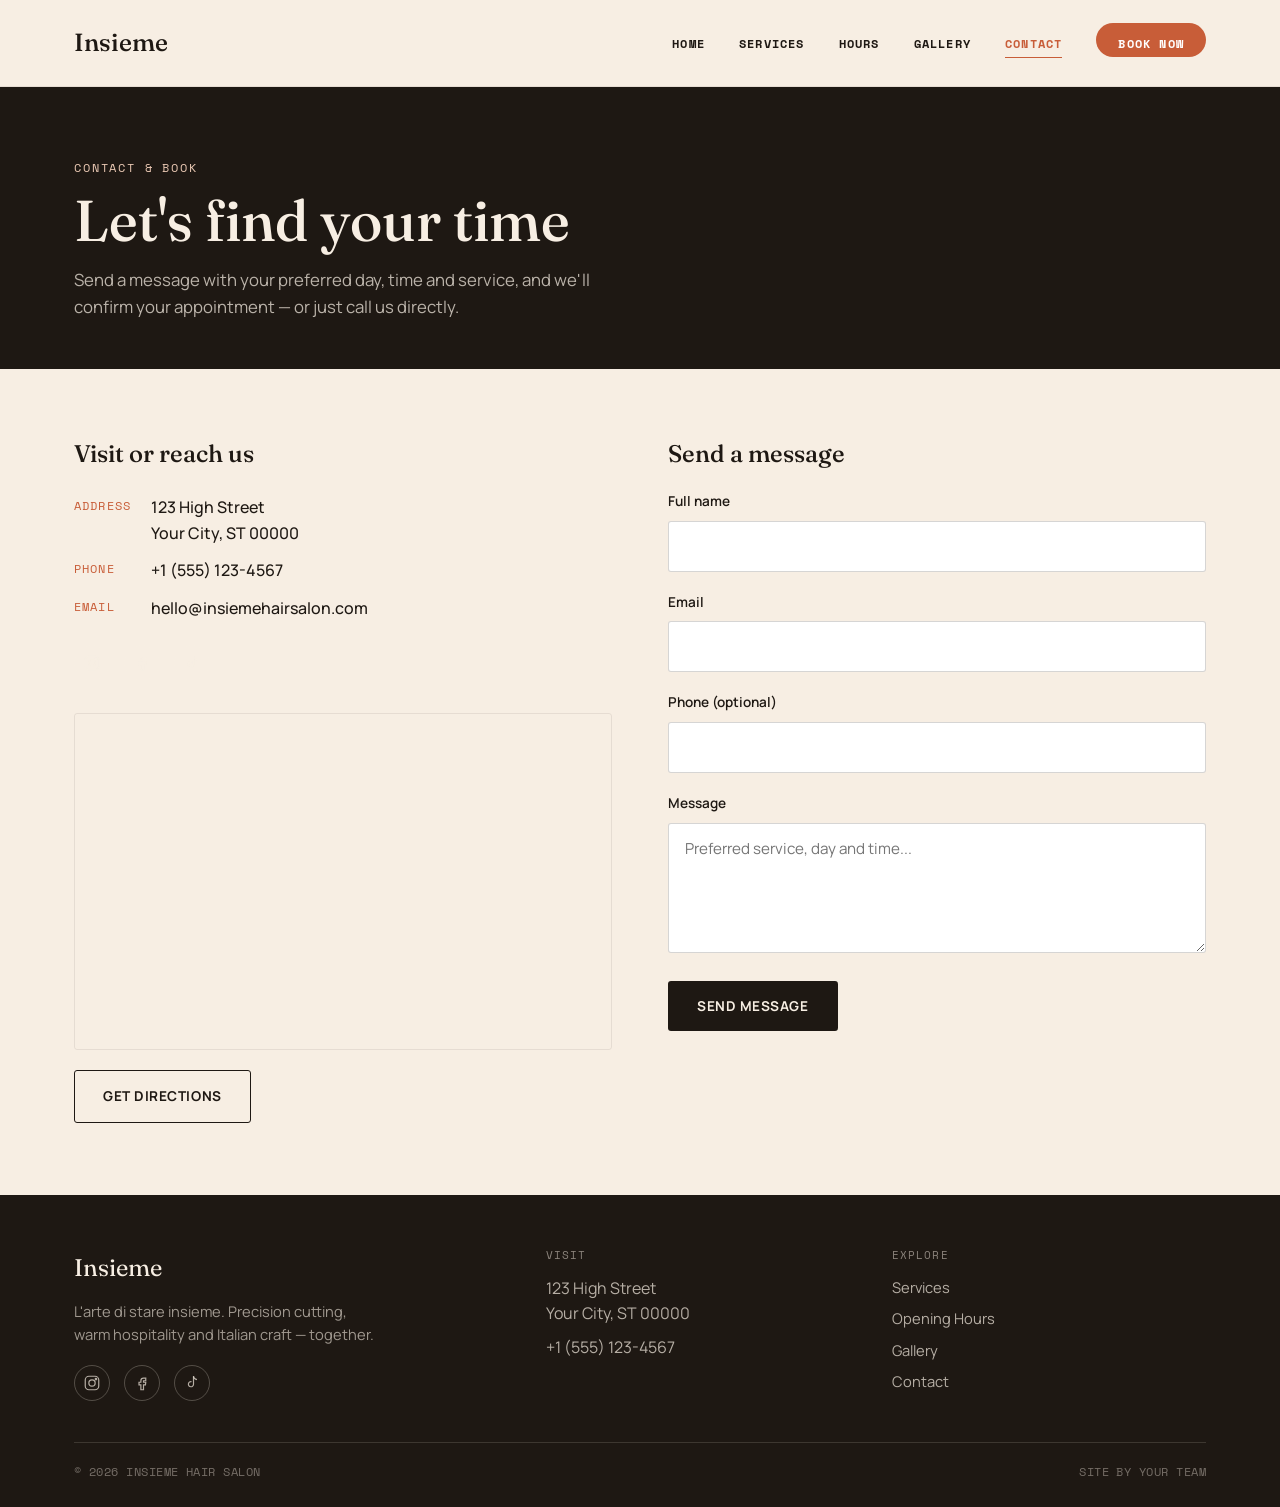
<file: contact.html>
<!DOCTYPE html>
<html lang="en">
<head>
<meta charset="UTF-8">
<meta name="viewport" content="width=device-width, initial-scale=1.0">
<title>Contact &amp; Book — Insieme Hair Salon</title>
<meta name="description" content="Get in touch with Insieme Hair Salon to book an appointment, ask a question, or find directions to our salon.">
<link rel="canonical" href="https://www.insiemehairsalon.com/contact.html">
<meta property="og:type" content="website">
<meta property="og:title" content="Contact &amp; Book — Insieme Hair Salon">
<meta property="og:description" content="Book an appointment, ask a question, or find directions to our salon.">
<meta property="og:url" content="https://www.insiemehairsalon.com/contact.html">
<meta name="robots" content="index, follow">
<link rel="preconnect" href="https://fonts.googleapis.com">
<link rel="preconnect" href="https://fonts.gstatic.com" crossorigin>
<link href="https://fonts.googleapis.com/css2?family=Fraunces:ital,opsz,wght@0,9..144,300;0,9..144,500;0,9..144,600;1,9..144,500&family=Manrope:wght@400;500;600;700&family=Space+Mono:wght@400;700&display=swap" rel="stylesheet">
<link rel="stylesheet" href="style.css">
<script type="application/ld+json">
{
  "@context": "https://schema.org",
  "@type": "BreadcrumbList",
  "itemListElement": [
    {"@type":"ListItem","position":1,"name":"Home","item":"https://www.insiemehairsalon.com/"},
    {"@type":"ListItem","position":2,"name":"Contact","item":"https://www.insiemehairsalon.com/contact.html"}
  ]
}
</script>
</head>
<body>

<header class="site-header">
  <div class="container">
    <a href="index.html" class="logo">Insieme</a>
    <nav aria-label="Primary">
      <button class="nav-toggle" aria-label="Toggle menu" aria-expanded="false"><span></span></button>
      <ul class="nav-menu">
        <li><a href="index.html">Home</a></li>
        <li><a href="services.html">Services</a></li>
        <li><a href="hours.html">Hours</a></li>
        <li><a href="gallery.html">Gallery</a></li>
        <li><a href="contact.html" aria-current="page">Contact</a></li>
        <li><a href="contact.html" class="nav-cta">Book Now</a></li>
      </ul>
    </nav>
  </div>
</header>

<main>
  <section class="page-hero">
    <div class="container">
      <span class="eyebrow">Contact &amp; Book</span>
      <h1>Let's find your time</h1>
      <p>Send a message with your preferred day, time and service, and we'll confirm your appointment — or just call us directly.</p>
    </div>
  </section>

  <section class="section">
    <div class="container">
      <div class="contact-grid">
        <div class="contact-info">
          <h2>Visit or reach us</h2>
          <dl>
            <dt>Address</dt>
            <dd>123 High Street<br>Your City, ST 00000</dd>
            <dt>Phone</dt>
            <dd><a href="tel:+15551234567">+1 (555) 123-4567</a></dd>
            <dt>Email</dt>
            <dd><a href="mailto:hello@insiemehairsalon.com">hello@insiemehairsalon.com</a></dd>
          </dl>
          <div class="social-links" style="margin-top:24px;">
            <a href="https://instagram.com/insiemehairsalon" target="_blank" rel="noopener" aria-label="Instagram"><svg viewBox="0 0 24 24" width="18" height="18" fill="none" stroke="currentColor" stroke-width="1.6"><rect x="3" y="3" width="18" height="18" rx="5"/><circle cx="12" cy="12" r="4.2"/><circle cx="17.3" cy="6.7" r="1"/></svg></a>
            <a href="https://facebook.com/insiemehairsalon" target="_blank" rel="noopener" aria-label="Facebook"><svg viewBox="0 0 24 24" width="18" height="18" fill="none" stroke="currentColor" stroke-width="1.6"><path d="M14 9h3V5.5h-3c-2 0-3.5 1.5-3.5 3.5v2H8v3.5h2.5V21H14v-6.5h2.6l.4-3.5H14V9z"/></svg></a>
            <a href="https://tiktok.com/@insiemehairsalon" target="_blank" rel="noopener" aria-label="TikTok"><svg viewBox="0 0 24 24" width="18" height="18" fill="none" stroke="currentColor" stroke-width="1.6"><path d="M14 3v10.6a3.4 3.4 0 1 1-2.6-3.3"/><path d="M14 3c.4 2.4 2.2 4.2 4.6 4.5"/></svg></a>
          </div>
          <div class="map-embed">
            <iframe title="Insieme Hair Salon location" src="https://www.google.com/maps?q=123+High+Street+Your+City+ST&output=embed" loading="lazy" referrerpolicy="no-referrer-when-downgrade" allowfullscreen></iframe>
          </div>
          <a href="https://www.google.com/maps/search/?api=1&query=123+High+Street+Your+City" target="_blank" rel="noopener" class="btn btn-outline" style="margin-top:20px;">Get directions</a>
        </div>

        <div>
          <h2>Send a message</h2>
          <form id="contact-form" style="margin-top:24px;" novalidate>
            <div class="form-field">
              <label for="name">Full name</label>
              <input type="text" id="name" name="name" autocomplete="name" required>
            </div>
            <div class="form-field">
              <label for="email">Email</label>
              <input type="email" id="email" name="email" autocomplete="email" required>
            </div>
            <div class="form-field">
              <label for="phone">Phone (optional)</label>
              <input type="tel" id="phone" name="phone" autocomplete="tel">
            </div>
            <div class="form-field">
              <label for="message">Message</label>
              <textarea id="message" name="message" placeholder="Preferred service, day and time..." required></textarea>
            </div>
            <button type="submit" class="btn btn-primary">Send message</button>
            <p class="form-status" id="form-status" role="status" aria-live="polite"></p>
          </form>
        </div>
      </div>
    </div>
  </section>
</main>

<footer class="site-footer">
  <div class="container">
    <div class="footer-grid">
      <div>
        <div class="footer-logo">Insieme</div>
        <p class="footer-about">L'arte di stare insieme. Precision cutting, warm hospitality and Italian craft — together.</p>
        <div class="social-links">
          <a href="https://instagram.com/insiemehairsalon" target="_blank" rel="noopener" aria-label="Instagram"><svg viewBox="0 0 24 24" width="18" height="18" fill="none" stroke="currentColor" stroke-width="1.6"><rect x="3" y="3" width="18" height="18" rx="5"/><circle cx="12" cy="12" r="4.2"/><circle cx="17.3" cy="6.7" r="1"/></svg></a>
          <a href="https://facebook.com/insiemehairsalon" target="_blank" rel="noopener" aria-label="Facebook"><svg viewBox="0 0 24 24" width="18" height="18" fill="none" stroke="currentColor" stroke-width="1.6"><path d="M14 9h3V5.5h-3c-2 0-3.5 1.5-3.5 3.5v2H8v3.5h2.5V21H14v-6.5h2.6l.4-3.5H14V9z"/></svg></a>
          <a href="https://tiktok.com/@insiemehairsalon" target="_blank" rel="noopener" aria-label="TikTok"><svg viewBox="0 0 24 24" width="18" height="18" fill="none" stroke="currentColor" stroke-width="1.6"><path d="M14 3v10.6a3.4 3.4 0 1 1-2.6-3.3"/><path d="M14 3c.4 2.4 2.2 4.2 4.6 4.5"/></svg></a>
        </div>
      </div>
      <div>
        <h4>Visit</h4>
        <p style="margin-bottom:8px;">123 High Street<br>Your City, ST 00000</p>
        <p><a href="tel:+15551234567">+1 (555) 123-4567</a></p>
      </div>
      <div>
        <h4>Explore</h4>
        <ul class="footer-links">
          <li><a href="services.html">Services</a></li>
          <li><a href="hours.html">Opening Hours</a></li>
          <li><a href="gallery.html">Gallery</a></li>
          <li><a href="contact.html">Contact</a></li>
        </ul>
      </div>
    </div>
    <div class="footer-bottom">
      <span>&copy; <span data-year></span> Insieme Hair Salon</span>
      <span>Site by your team</span>
    </div>
  </div>
</footer>

<script src="main.js"></script>
</body>
</html>
</file>
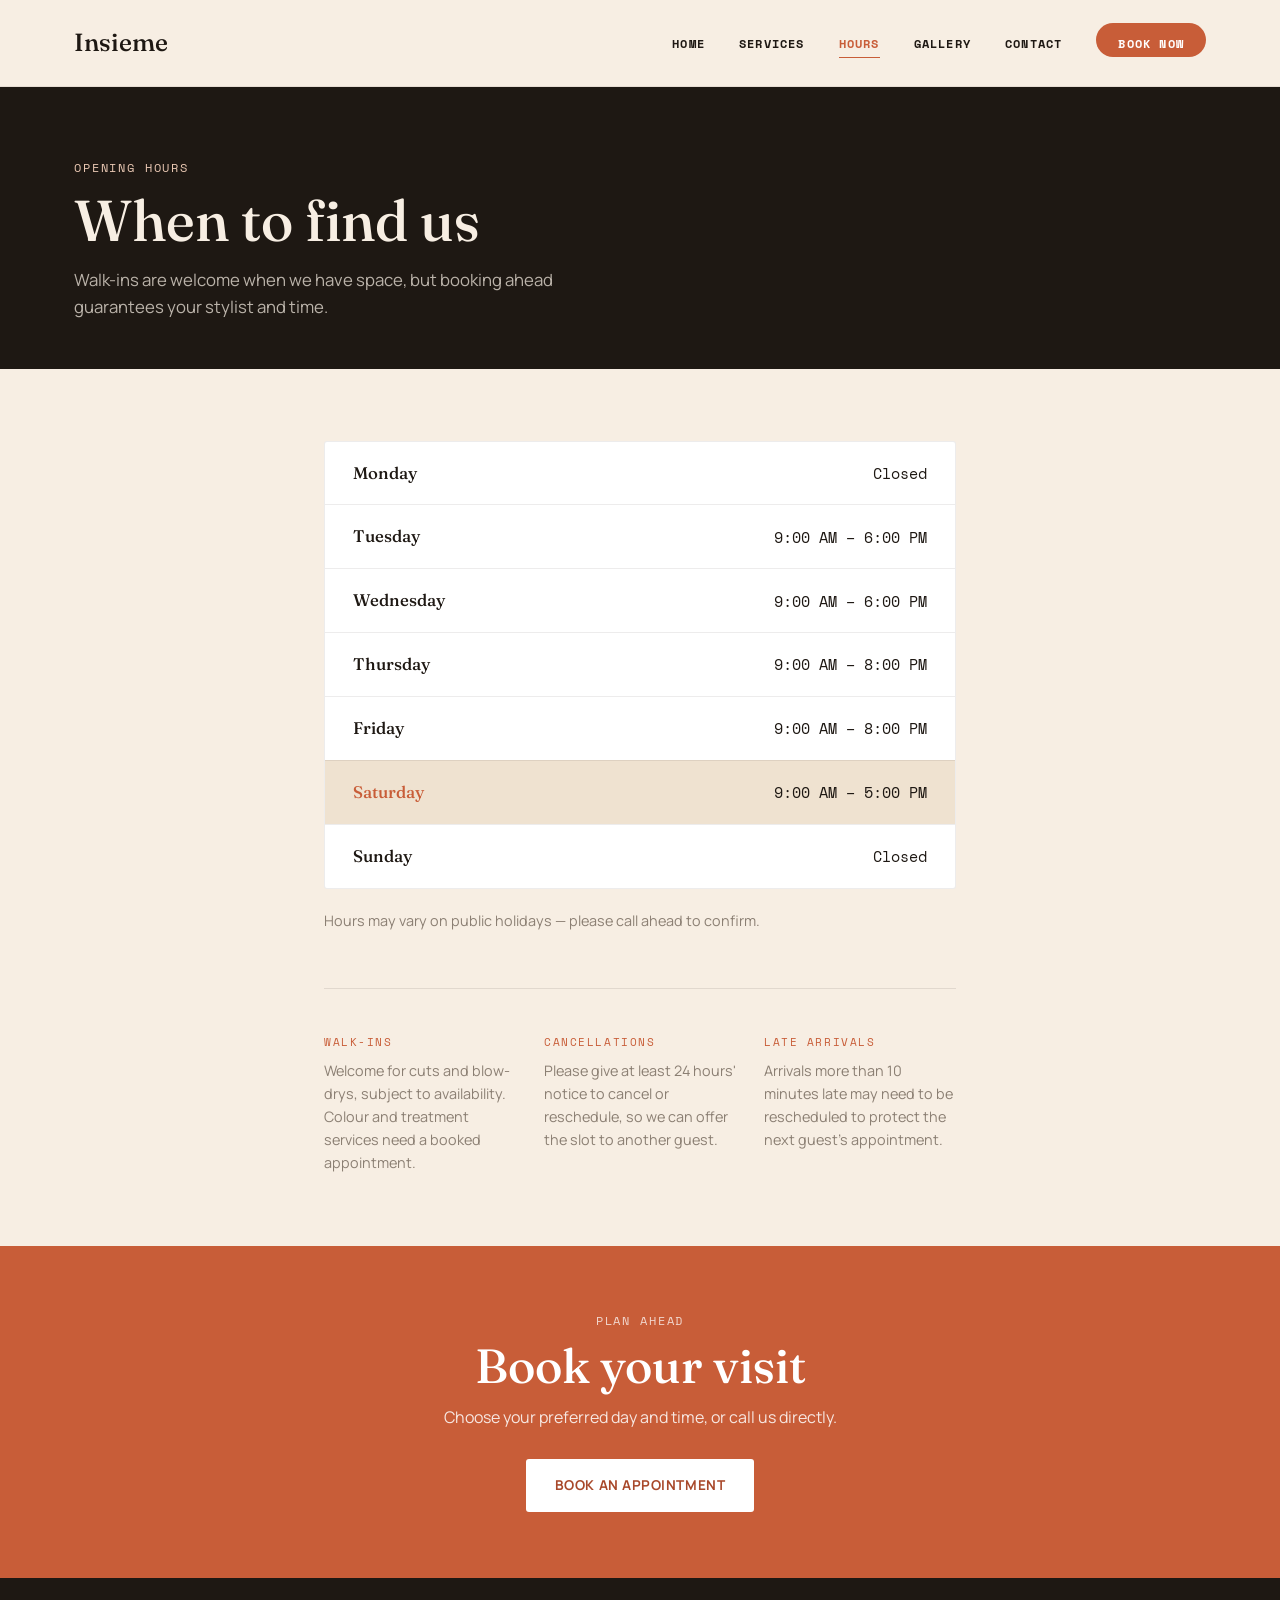
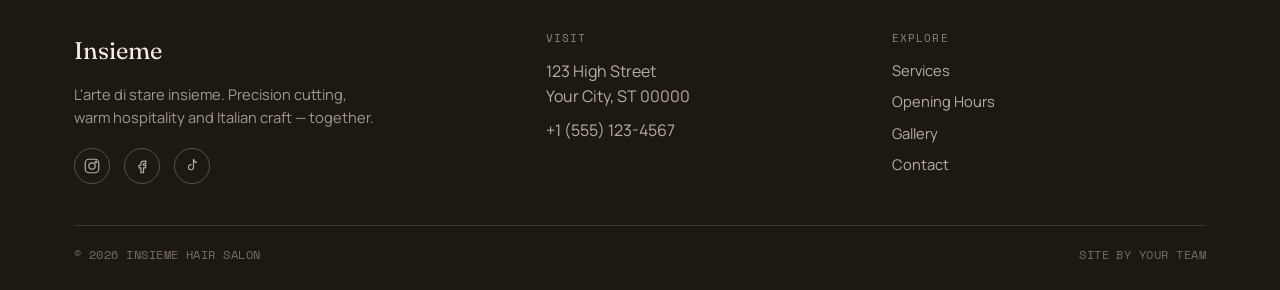
<file: hours.html>
<!DOCTYPE html>
<html lang="en">
<head>
<meta charset="UTF-8">
<meta name="viewport" content="width=device-width, initial-scale=1.0">
<title>Opening Hours — Insieme Hair Salon</title>
<meta name="description" content="Find Insieme Hair Salon's opening hours for every day of the week, including holiday notes and booking information.">
<link rel="canonical" href="https://www.insiemehairsalon.com/hours.html">
<meta property="og:type" content="website">
<meta property="og:title" content="Opening Hours — Insieme Hair Salon">
<meta property="og:description" content="Opening hours for every day of the week, including holiday notes.">
<meta property="og:url" content="https://www.insiemehairsalon.com/hours.html">
<meta name="robots" content="index, follow">
<link rel="preconnect" href="https://fonts.googleapis.com">
<link rel="preconnect" href="https://fonts.gstatic.com" crossorigin>
<link href="https://fonts.googleapis.com/css2?family=Fraunces:ital,opsz,wght@0,9..144,300;0,9..144,500;0,9..144,600;1,9..144,500&family=Manrope:wght@400;500;600;700&family=Space+Mono:wght@400;700&display=swap" rel="stylesheet">
<link rel="stylesheet" href="style.css">
<script type="application/ld+json">
{
  "@context": "https://schema.org",
  "@type": "BreadcrumbList",
  "itemListElement": [
    {"@type":"ListItem","position":1,"name":"Home","item":"https://www.insiemehairsalon.com/"},
    {"@type":"ListItem","position":2,"name":"Opening Hours","item":"https://www.insiemehairsalon.com/hours.html"}
  ]
}
</script>
</head>
<body>

<header class="site-header">
  <div class="container">
    <a href="index.html" class="logo">Insieme</a>
    <nav aria-label="Primary">
      <button class="nav-toggle" aria-label="Toggle menu" aria-expanded="false"><span></span></button>
      <ul class="nav-menu">
        <li><a href="index.html">Home</a></li>
        <li><a href="services.html">Services</a></li>
        <li><a href="hours.html" aria-current="page">Hours</a></li>
        <li><a href="gallery.html">Gallery</a></li>
        <li><a href="contact.html">Contact</a></li>
        <li><a href="contact.html" class="nav-cta">Book Now</a></li>
      </ul>
    </nav>
  </div>
</header>

<main>
  <section class="page-hero">
    <div class="container">
      <span class="eyebrow">Opening Hours</span>
      <h1>When to find us</h1>
      <p>Walk-ins are welcome when we have space, but booking ahead guarantees your stylist and time.</p>
    </div>
  </section>

  <section class="section">
    <div class="container" style="max-width:680px;">
      <div class="hours-table-wrap">
        <table class="hours-table">
          <tr data-day="Monday"><th scope="row">Monday</th><td>Closed</td></tr>
          <tr data-day="Tuesday"><th scope="row">Tuesday</th><td>9:00 AM – 6:00 PM</td></tr>
          <tr data-day="Wednesday"><th scope="row">Wednesday</th><td>9:00 AM – 6:00 PM</td></tr>
          <tr data-day="Thursday"><th scope="row">Thursday</th><td>9:00 AM – 8:00 PM</td></tr>
          <tr data-day="Friday"><th scope="row">Friday</th><td>9:00 AM – 8:00 PM</td></tr>
          <tr data-day="Saturday"><th scope="row">Saturday</th><td>9:00 AM – 5:00 PM</td></tr>
          <tr data-day="Sunday"><th scope="row">Sunday</th><td>Closed</td></tr>
        </table>
      </div>
      <p class="holiday-note">Hours may vary on public holidays — please call ahead to confirm.</p>

      <div class="info-strip">
        <div>
          <span class="label">Walk-ins</span>
          <p>Welcome for cuts and blow-drys, subject to availability. Colour and treatment services need a booked appointment.</p>
        </div>
        <div>
          <span class="label">Cancellations</span>
          <p>Please give at least 24 hours' notice to cancel or reschedule, so we can offer the slot to another guest.</p>
        </div>
        <div>
          <span class="label">Late arrivals</span>
          <p>Arrivals more than 10 minutes late may need to be rescheduled to protect the next guest's appointment.</p>
        </div>
      </div>
    </div>
  </section>

  <section class="cta-band">
    <div class="container">
      <span class="eyebrow">Plan ahead</span>
      <h2>Book your visit</h2>
      <p>Choose your preferred day and time, or call us directly.</p>
      <a href="contact.html" class="btn btn-primary">Book an appointment</a>
    </div>
  </section>
</main>

<footer class="site-footer">
  <div class="container">
    <div class="footer-grid">
      <div>
        <div class="footer-logo">Insieme</div>
        <p class="footer-about">L'arte di stare insieme. Precision cutting, warm hospitality and Italian craft — together.</p>
        <div class="social-links">
          <a href="https://instagram.com/insiemehairsalon" target="_blank" rel="noopener" aria-label="Instagram"><svg viewBox="0 0 24 24" width="18" height="18" fill="none" stroke="currentColor" stroke-width="1.6"><rect x="3" y="3" width="18" height="18" rx="5"/><circle cx="12" cy="12" r="4.2"/><circle cx="17.3" cy="6.7" r="1"/></svg></a>
          <a href="https://facebook.com/insiemehairsalon" target="_blank" rel="noopener" aria-label="Facebook"><svg viewBox="0 0 24 24" width="18" height="18" fill="none" stroke="currentColor" stroke-width="1.6"><path d="M14 9h3V5.5h-3c-2 0-3.5 1.5-3.5 3.5v2H8v3.5h2.5V21H14v-6.5h2.6l.4-3.5H14V9z"/></svg></a>
          <a href="https://tiktok.com/@insiemehairsalon" target="_blank" rel="noopener" aria-label="TikTok"><svg viewBox="0 0 24 24" width="18" height="18" fill="none" stroke="currentColor" stroke-width="1.6"><path d="M14 3v10.6a3.4 3.4 0 1 1-2.6-3.3"/><path d="M14 3c.4 2.4 2.2 4.2 4.6 4.5"/></svg></a>
        </div>
      </div>
      <div>
        <h4>Visit</h4>
        <p style="margin-bottom:8px;">123 High Street<br>Your City, ST 00000</p>
        <p><a href="tel:+15551234567">+1 (555) 123-4567</a></p>
      </div>
      <div>
        <h4>Explore</h4>
        <ul class="footer-links">
          <li><a href="services.html">Services</a></li>
          <li><a href="hours.html">Opening Hours</a></li>
          <li><a href="gallery.html">Gallery</a></li>
          <li><a href="contact.html">Contact</a></li>
        </ul>
      </div>
    </div>
    <div class="footer-bottom">
      <span>&copy; <span data-year></span> Insieme Hair Salon</span>
      <span>Site by your team</span>
    </div>
  </div>
</footer>

<script src="main.js"></script>
</body>
</html>
</file>
<file: style.css>
:root {
  --cream: #f7eee3;
  --cream-deep: #efe2d0;
  --espresso: #1e1813;
  --espresso-soft: #382e27;
  --rust: #c85d38;
  --rust-deep: #a8482a;
  --copper-soft: #ebc9b4;
  --stone: #8b7f73;
  --white: #ffffff;

  --font-display: "Fraunces", ui-serif, Georgia, serif;
  --font-body: "Manrope", -apple-system, BlinkMacSystemFont, "Segoe UI", sans-serif;
  --font-mono: "Space Mono", ui-monospace, monospace;

  --container: 1180px;
  --radius: 3px;
  --transition: 220ms cubic-bezier(.4,0,.2,1);
}

@media (prefers-reduced-motion: reduce) {
  *, *::before, *::after { animation-duration: 0.001ms !important; animation-iteration-count: 1 !important; transition-duration: 0.001ms !important; scroll-behavior: auto !important; }
}

* { box-sizing: border-box; }
html { scroll-behavior: smooth; }
body {
  margin: 0;
  background: var(--cream);
  color: var(--espresso);
  font-family: var(--font-body);
  font-size: 16px;
  line-height: 1.6;
  -webkit-font-smoothing: antialiased;
}
img { max-width: 100%; display: block; }
a { color: inherit; text-decoration: none; }
ul { list-style: none; margin: 0; padding: 0; }
h1, h2, h3, h4 { font-family: var(--font-display); font-weight: 500; line-height: 1.1; margin: 0; }
p { margin: 0; }
button { font-family: inherit; cursor: pointer; }

:focus-visible { outline: 2px solid var(--rust); outline-offset: 3px; }

.container { width: 100%; max-width: var(--container); margin: 0 auto; padding: 0 24px; }

.eyebrow {
  font-family: var(--font-mono);
  font-size: 0.72rem;
  letter-spacing: 0.16em;
  text-transform: uppercase;
  color: var(--rust);
  display: block;
}

/* ---------- Header / Nav ---------- */
.site-header { position: sticky; top: 0; z-index: 100; background: var(--cream); border-bottom: 1px solid rgba(30,24,19,0.08); }
.site-header .container { display: flex; align-items: center; justify-content: space-between; height: 86px; }
.logo { font-family: var(--font-display); font-size: 1.55rem; font-weight: 500; }

.nav-toggle { display: none; background: none; border: none; width: 40px; height: 40px; position: relative; }
.nav-toggle span, .nav-toggle::before, .nav-toggle::after {
  content: ""; position: absolute; left: 8px; right: 8px; height: 2px; background: var(--espresso);
  transition: transform var(--transition), opacity var(--transition);
}
.nav-toggle::before { top: 14px; }
.nav-toggle span { top: 19px; }
.nav-toggle::after { top: 24px; }
.nav-toggle[aria-expanded="true"]::before { transform: translateY(5px) rotate(45deg); }
.nav-toggle[aria-expanded="true"]::after { transform: translateY(-5px) rotate(-45deg); }
.nav-toggle[aria-expanded="true"] span { opacity: 0; }

.nav-menu { display: flex; align-items: center; gap: 34px; }
.nav-menu a {
  font-family: var(--font-mono); font-size: 0.75rem; font-weight: 700;
  letter-spacing: 0.1em; text-transform: uppercase;
  padding-bottom: 5px; border-bottom: 1px solid transparent;
}
.nav-menu a:hover, .nav-menu a[aria-current="page"] { border-color: var(--rust); color: var(--rust); }
.nav-cta { background: var(--rust); color: var(--white) !important; padding: 12px 22px; border-radius: 30px; font-weight: 700 !important; border: none !important; }
.nav-cta:hover { background: var(--rust-deep); border-color: transparent !important; color: var(--white) !important; }

/* ---------- Buttons ---------- */
.btn {
  display: inline-flex; align-items: center; gap: 10px;
  padding: 15px 28px; border-radius: var(--radius);
  font-weight: 700; font-size: 0.85rem; text-transform: uppercase; letter-spacing: 0.04em;
  border: 1px solid transparent; transition: transform var(--transition), background var(--transition), border-color var(--transition), color var(--transition);
}
.btn:hover { transform: translateY(-2px); }
.btn-primary { background: var(--espresso); color: var(--cream); }
.btn-primary:hover { background: var(--rust); }
.btn-line { border-bottom: 1px solid var(--espresso); padding: 15px 2px; border-radius: 0; text-transform: none; font-weight: 600; letter-spacing: 0; font-size: 0.95rem; }
.btn-line:hover { border-color: var(--rust); color: var(--rust); transform: none; }
.btn-outline { border-color: var(--espresso); color: var(--espresso); }
.btn-outline:hover { border-color: var(--rust); color: var(--rust); }
.btn-outline-light { border-color: rgba(247,238,227,0.5); color: var(--cream); }
.btn-outline-light:hover { border-color: var(--cream); }

/* ---------- Hero (home) ---------- */
.hero { padding: 24px 0 70px; }
.hero h1 { font-size: clamp(2.4rem, 5vw, 3.8rem); max-width: 16ch; margin-bottom: 40px; }
.hero h1 em { font-style: italic; color: var(--rust); }
.hero-grid { display: grid; grid-template-columns: 0.85fr 1.15fr; gap: 48px; align-items: start; }
.hero-text p { font-size: 1.08rem; color: var(--espresso-soft); max-width: 46ch; }
.hero-actions { margin-top: 30px; display: flex; gap: 16px; flex-wrap: wrap; align-items: center; }
.hero-media { position: relative; aspect-ratio: 4/3.1; border-radius: 4px; overflow: hidden; }
.hero-media img { width: 100%; height: 100%; object-fit: cover; }
.hero-callout { position: absolute; right: 24px; bottom: 24px; left: 24px; max-width: 260px; background: var(--rust); color: var(--cream); padding: 24px; border-radius: 3px; }
.hero-callout h3 { font-style: italic; font-weight: 500; font-size: 1.35rem; color: var(--white); }
.hero-callout p { margin-top: 10px; font-family: var(--font-mono); font-size: 0.72rem; letter-spacing: 0.04em; line-height: 1.6; color: rgba(255,255,255,0.85); text-transform: uppercase; }

/* ---------- Scrolling service strip ---------- */
.strip { background: var(--rust); color: var(--cream); padding: 14px 0; overflow: hidden; }
.strip-inner { display: flex; gap: 48px; font-family: var(--font-mono); font-size: 0.78rem; letter-spacing: 0.08em; text-transform: uppercase; white-space: nowrap; }

/* ---------- Sections ---------- */
.section { padding: 72px 0; }
.section--tight { padding: 56px 0; }
.section--deep { background: var(--cream-deep); }
.section--espresso { background: var(--espresso); color: var(--cream); }
.section--espresso .eyebrow { color: var(--copper-soft); }
.section--espresso .section-head p { color: rgba(247,238,227,0.65); }

.section-head { max-width: 640px; margin-bottom: 36px; }
.section-head h2 { font-size: clamp(1.9rem, 3.5vw, 2.6rem); margin-top: 10px; }
.section-head p { margin-top: 12px; color: var(--stone); font-size: 1.02rem; }

.section-head--split { display: flex; justify-content: space-between; align-items: flex-end; gap: 20px; flex-wrap: wrap; margin-bottom: 36px; }
.seelink { font-family: var(--font-mono); font-size: 0.78rem; font-weight: 700; text-transform: uppercase; letter-spacing: 0.05em; border-bottom: 1px solid var(--espresso); padding-bottom: 3px; }
.seelink:hover { color: var(--rust); border-color: var(--rust); }

/* ---------- Portfolio / gallery grid (real photos) ---------- */
.portfolio-grid, .gallery-grid { display: grid; grid-template-columns: repeat(4, minmax(0,1fr)); gap: 6px; }
.ptile { aspect-ratio: 3/3.6; border-radius: 3px; position: relative; overflow: hidden; background: var(--cream-deep); }
.ptile img { width: 100%; height: 100%; object-fit: cover; transition: transform .5s ease; }
.ptile:hover img { transform: scale(1.06); }
.ptile span.ptile-caption { position: absolute; left: 12px; bottom: 12px; color: var(--white); font-family: var(--font-mono); font-size: 0.68rem; text-transform: uppercase; letter-spacing: 0.05em; opacity: 0.92; z-index: 1; }
.ptile::after { content: ""; position: absolute; inset: 0; background: linear-gradient(180deg, rgba(0,0,0,0) 55%, rgba(0,0,0,0.45) 100%); pointer-events:none; }
.ptile--tag { position: absolute; top: 12px; left: 12px; z-index: 1; color: rgba(255,255,255,0.9); font-family: var(--font-mono); font-size: 0.62rem; text-transform: uppercase; letter-spacing: 0.08em; }
.gallery-note { margin-top: 22px; font-size: 0.92rem; color: var(--stone); }
.gallery-filters { display:flex; gap:10px; flex-wrap:wrap; margin-bottom:28px; }
.gallery-filters button{ font-family:var(--font-mono); font-size:0.72rem; letter-spacing:.08em; text-transform:uppercase; padding:10px 18px; border:1px solid rgba(30,24,19,0.16); background:transparent; color:var(--stone); border-radius:30px; transition:var(--transition); }
.gallery-filters button:hover, .gallery-filters button.active{ border-color:var(--rust); color:var(--rust); }

/* ---------- Featured services (dark band, home) ---------- */
.services-grid { display: grid; grid-template-columns: repeat(3, minmax(0,1fr)); gap: 1px; background: rgba(247,238,227,0.14); margin-top: 8px; }
.services-grid > div { background: var(--espresso); padding: 26px 24px; }
.services-grid h3 { font-size: 1.1rem; color: var(--cream); }
.services-grid p { margin-top: 8px; font-size: 0.9rem; color: rgba(247,238,227,0.6); }

/* ---------- Full services / menu page ---------- */
.service-group { margin-bottom: 44px; }
.service-group:last-child { margin-bottom: 0; }
.service-group__title {
  font-size: 1.05rem; font-family: var(--font-mono); text-transform: uppercase; letter-spacing: 0.08em;
  color: var(--rust); margin-bottom: 20px; padding-bottom: 10px; border-bottom: 1px solid rgba(30,24,19,0.12);
}
.service-rows { display: flex; flex-direction: column; }
.service-row { display: grid; grid-template-columns: 1fr auto; align-items: baseline; gap: 12px; padding: 16px 0; border-bottom: 1px dashed rgba(30,24,19,0.14); }
.service-row__name { display: flex; flex-direction: column; gap: 4px; font-weight: 600; }
.service-row__note { font-weight: 400; font-size: 0.85rem; color: var(--stone); }
.service-row__price { font-family: var(--font-mono); font-size: 0.95rem; color: var(--espresso-soft); white-space: nowrap; }

/* ---------- Products (retail) ---------- */
.product-grid{ display:grid; grid-template-columns:repeat(3,1fr); gap:24px; margin-top:8px; }
.product-card{ background:var(--white); border:1px solid rgba(30,24,19,0.08); border-radius:var(--radius); overflow:hidden; }
.product-card img{ width:100%; height:200px; object-fit:cover; }
.product-card .pbody{ padding:20px; }
.product-card h4{ font-size:1.1rem; margin-bottom:6px; }
.product-card p{ font-size:0.85rem; color:var(--stone); margin-bottom:10px; }
.product-card .price{ font-family:var(--font-mono); color:var(--rust); font-weight:700; font-size:0.9rem; }

/* ---------- Testimonials ---------- */
.testimonials { display: grid; grid-template-columns: repeat(3, minmax(0,1fr)); gap: 28px; }
.testimonial p { font-family: var(--font-display); font-size: 1.1rem; font-style: italic; line-height: 1.5; }
.testimonial cite { display: block; margin-top: 14px; font-style: normal; font-family: var(--font-mono); font-size: 0.75rem; color: var(--rust-deep); }
.section--espresso .testimonial cite { color: var(--copper-soft); }

/* ---------- Hours page table ---------- */
.hours-table-wrap { background: var(--white); border: 1px solid rgba(30,24,19,0.08); border-radius: var(--radius); overflow: hidden; }
table.hours-table { width: 100%; border-collapse: collapse; }
table.hours-table th, table.hours-table td { text-align: left; padding: 18px 28px; border-bottom: 1px solid rgba(30,24,19,0.08); font-weight: 500; }
table.hours-table th { font-family: var(--font-display); font-weight: 500; font-size: 1.05rem; }
table.hours-table td { font-family: var(--font-mono); font-size: 0.95rem; text-align: right; }
table.hours-table tr:last-child th, table.hours-table tr:last-child td { border-bottom: none; }
table.hours-table tr.is-today { background: var(--cream-deep); }
table.hours-table tr.is-today th { color: var(--rust); }
.holiday-note { margin-top: 20px; font-size: 0.9rem; color: var(--stone); }

.info-strip{ display:grid; grid-template-columns:repeat(3,1fr); gap:28px; margin-top:56px; padding-top:44px; border-top:1px solid rgba(30,24,19,0.1); }
.info-strip .label{ font-family:var(--font-mono); font-size:0.7rem; letter-spacing:.14em; text-transform:uppercase; color:var(--rust); margin-bottom:8px; display:block; }
.info-strip p{ font-size:0.9rem; color:var(--stone); }

.hours-list { display: flex; flex-direction: column; gap: 8px; }
.hours-list li { display: flex; justify-content: space-between; font-family: var(--font-mono); font-size: 0.8rem; border-bottom: 1px dashed rgba(30,24,19,0.14); padding-bottom: 6px; }
.hours-list li.is-today { color: var(--rust); font-weight: 700; }

/* ---------- Contact ---------- */
.contact-grid { display: grid; grid-template-columns: 1fr 1fr; gap: 56px; align-items: start; }
.contact-info dl { display: grid; grid-template-columns: auto 1fr; gap: 12px 20px; margin-top: 28px; }
.contact-info dt { font-family: var(--font-mono); font-size: 0.72rem; text-transform: uppercase; letter-spacing: 0.1em; color: var(--rust); padding-top: 2px; }
.contact-info dd { margin: 0; font-weight: 500; }
.map-embed { margin-top: 32px; border-radius: var(--radius); overflow: hidden; border: 1px solid rgba(30,24,19,0.08); aspect-ratio: 16/10; }
.map-embed iframe { width: 100%; height: 100%; border: 0; }

.form-field { margin-bottom: 20px; }
.form-field label { display: block; font-size: 0.85rem; font-weight: 600; margin-bottom: 8px; }
.form-field input, .form-field textarea, .form-field select {
  width: 100%; padding: 14px 16px; border: 1px solid rgba(30,24,19,0.18); border-radius: var(--radius);
  background: var(--white); font-family: var(--font-body); font-size: 0.95rem; color: var(--espresso);
}
.form-field input:focus, .form-field textarea:focus, .form-field select:focus { border-color: var(--rust); outline:none; }
.form-field textarea { resize: vertical; min-height: 130px; }
.form-status { margin-top: 8px; font-size: 0.9rem; min-height: 1.2em; }
.form-status--success { color: #2f6b3f; }
.form-status--error { color: var(--rust); }

/* ---------- CTA band ---------- */
.cta-band { background: var(--rust); color: var(--white); padding: 66px 0; text-align: center; }
.cta-band .eyebrow { color: rgba(255,255,255,0.75); }
.cta-band h2 { font-size: clamp(1.9rem, 4vw, 3rem); margin-top: 10px; }
.cta-band p { margin-top: 12px; color: rgba(255,255,255,0.85); }
.cta-band .btn-primary { background: var(--white); color: var(--rust-deep); margin-top: 28px; }
.cta-band .btn-primary:hover { background: var(--espresso); color: var(--cream); }

/* ---------- Page hero (interior pages) ---------- */
.page-hero { background: var(--espresso); color: var(--cream); padding: 72px 0 48px; }
.page-hero .eyebrow { color: var(--copper-soft); }
.page-hero h1 { font-size: clamp(2.4rem, 5vw, 3.6rem); margin-top: 12px; }
.page-hero p { margin-top: 14px; color: rgba(247,238,227,0.72); max-width: 56ch; font-size: 1.05rem; }

/* ---------- Footer ---------- */
.site-footer { background: var(--espresso); color: rgba(247,238,227,0.7); padding: 54px 0 26px; }
.footer-grid { display: grid; grid-template-columns: 1.4fr 1fr 1fr; gap: 32px; }
.footer-logo { font-family: var(--font-display); font-size: 1.5rem; color: var(--cream); }
.footer-about { margin-top: 12px; font-size: 0.92rem; max-width: 34ch; color: rgba(247,238,227,0.6); }
.footer-grid h4 { color: rgba(247,238,227,0.5); font-family: var(--font-mono); font-size: 0.7rem; text-transform: uppercase; letter-spacing: 0.1em; margin-bottom: 14px; }
.footer-links li { margin-bottom: 8px; font-size: 0.92rem; }
.footer-links a:hover { color: var(--cream); }
.social-links { display: flex; gap: 14px; margin-top: 18px; }
.social-links a { color: rgba(247,238,227,0.7); transition: color var(--transition); width:36px; height:36px; border:1px solid rgba(247,238,227,0.25); border-radius:50%; display:flex; align-items:center; justify-content:center; }
.social-links a:hover { color: var(--copper-soft); border-color: var(--copper-soft); }
.footer-bottom {
  margin-top: 40px; padding-top: 20px; border-top: 1px solid rgba(247,238,227,0.14);
  display: flex; justify-content: space-between; flex-wrap: wrap; gap: 10px;
  font-size: 0.72rem; color: rgba(247,238,227,0.4); letter-spacing: 0.04em; text-transform: uppercase; font-family: var(--font-mono);
}

[data-reveal]{ opacity:0; transform:translateY(18px); transition:opacity .6s ease, transform .6s ease; }
[data-reveal].in{ opacity:1; transform:translateY(0); }

/* ---------- Responsive ---------- */
@media (max-width: 900px) {
  .hero-grid { grid-template-columns: 1fr; }
  .services-grid, .testimonials { grid-template-columns: 1fr; }
  .portfolio-grid, .gallery-grid { grid-template-columns: repeat(2, minmax(0,1fr)); }
  .contact-grid { grid-template-columns: 1fr; }
  .footer-grid { grid-template-columns: 1fr 1fr; }
  .product-grid{ grid-template-columns:1fr 1fr; }
  .info-strip{ grid-template-columns:1fr; }
}

@media (max-width: 680px) {
  .nav-toggle { display: block; }
  .nav-menu {
    position: absolute; top: 86px; left: 0; right: 0; background: var(--cream);
    flex-direction: column; align-items: flex-start; padding: 24px; gap: 20px;
    border-bottom: 1px solid rgba(30,24,19,0.08);
    transform: translateY(-8px); opacity: 0; pointer-events: none;
    transition: opacity var(--transition), transform var(--transition);
  }
  .nav-menu.is-open { opacity: 1; transform: translateY(0); pointer-events: auto; }
  .nav-cta { width: 100%; justify-content: center; display: flex; text-align: center; }
  .service-row { grid-template-columns: 1fr; }
  .portfolio-grid, .gallery-grid { grid-template-columns: 1fr 1fr; }
  .footer-grid { grid-template-columns: 1fr; }
  table.hours-table th, table.hours-table td { padding: 14px 18px; }
  .product-grid{ grid-template-columns:1fr; }
}
</file>
